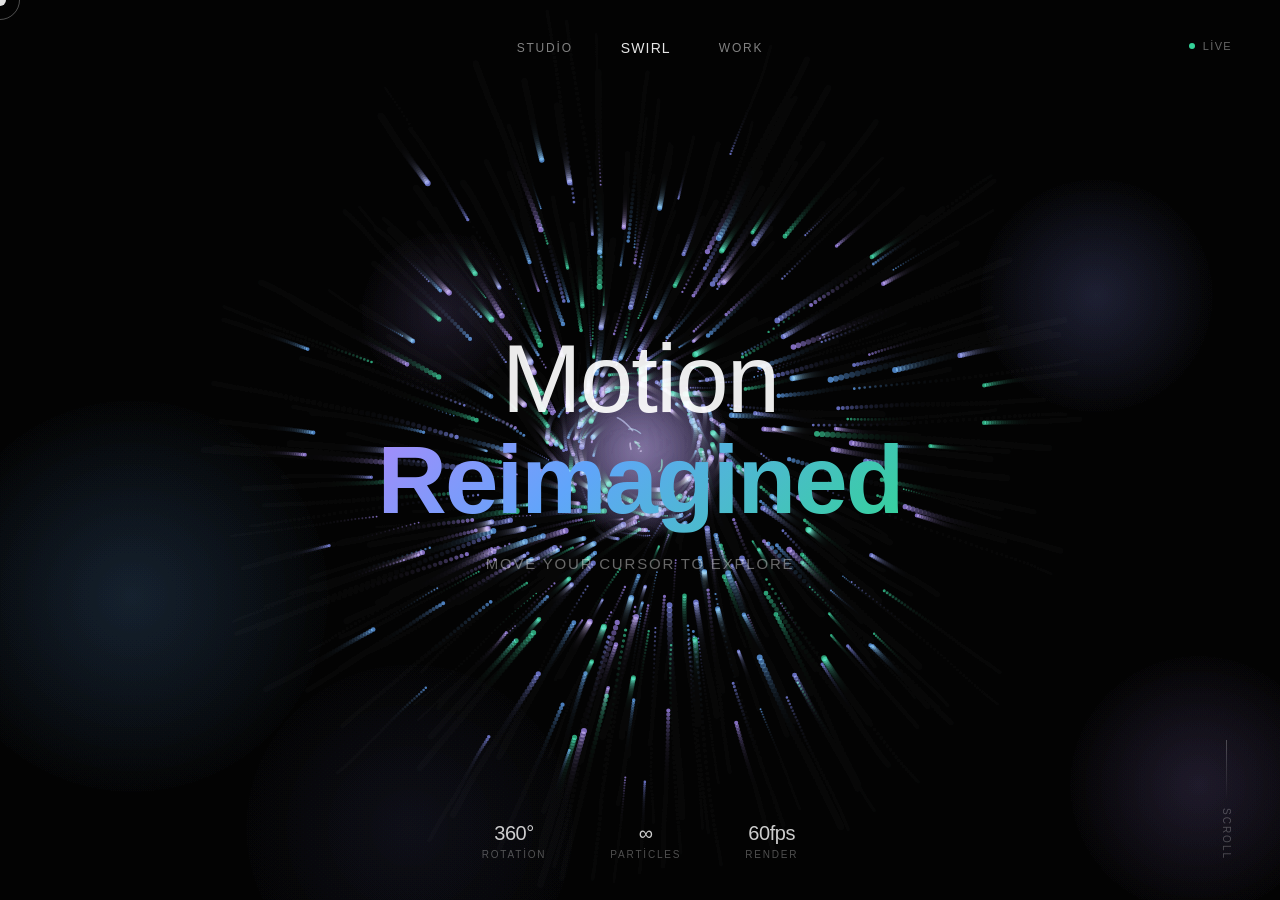
<file: swirl-animation.html>
<!DOCTYPE html>
<html lang="tr">
<head>
<meta charset="UTF-8">
<meta name="viewport" content="width=device-width, initial-scale=1.0">
<title>Swirl Animation</title>
<style>
  * { margin: 0; padding: 0; box-sizing: border-box; }

  body {
    background: #050508;
    overflow: hidden;
    font-family: 'Inter', 'Helvetica Neue', sans-serif;
    cursor: none;
  }

  canvas {
    position: fixed;
    top: 0; left: 0;
    width: 100vw; height: 100vh;
  }

  .cursor {
    position: fixed;
    width: 12px; height: 12px;
    border-radius: 50%;
    background: rgba(255,255,255,0.9);
    pointer-events: none;
    transform: translate(-50%, -50%);
    z-index: 1000;
    mix-blend-mode: difference;
    transition: transform 0.1s ease;
  }

  .cursor-ring {
    position: fixed;
    width: 40px; height: 40px;
    border-radius: 50%;
    border: 1px solid rgba(255,255,255,0.3);
    pointer-events: none;
    transform: translate(-50%, -50%);
    z-index: 999;
    transition: all 0.15s ease;
  }

  .ui {
    position: fixed;
    z-index: 100;
    pointer-events: none;
  }

  .nav {
    top: 40px; left: 50%;
    transform: translateX(-50%);
    display: flex;
    gap: 48px;
    align-items: center;
  }

  .nav span {
    color: rgba(255,255,255,0.5);
    font-size: 12px;
    letter-spacing: 0.15em;
    text-transform: uppercase;
    font-weight: 400;
  }

  .nav span.logo {
    color: rgba(255,255,255,0.9);
    font-weight: 500;
    font-size: 14px;
    letter-spacing: 0.08em;
  }

  .hero {
    top: 50%;
    left: 50%;
    transform: translate(-50%, -50%);
    text-align: center;
    pointer-events: none;
    user-select: none;
  }

  .hero h1 {
    font-size: clamp(48px, 8vw, 96px);
    font-weight: 200;
    color: rgba(255,255,255,0.92);
    letter-spacing: -0.02em;
    line-height: 1.05;
    margin-bottom: 24px;
  }

  .hero h1 strong {
    font-weight: 600;
    background: linear-gradient(135deg, #a78bfa 0%, #60a5fa 40%, #34d399 100%);
    -webkit-background-clip: text;
    -webkit-text-fill-color: transparent;
    background-clip: text;
  }

  .hero p {
    font-size: 15px;
    color: rgba(255,255,255,0.4);
    letter-spacing: 0.12em;
    text-transform: uppercase;
    font-weight: 300;
  }

  .bottom-bar {
    bottom: 40px; left: 50%;
    transform: translateX(-50%);
    display: flex;
    gap: 64px;
    align-items: center;
  }

  .bottom-bar .stat {
    text-align: center;
  }

  .bottom-bar .stat-num {
    font-size: 20px;
    font-weight: 300;
    color: rgba(255,255,255,0.8);
    display: block;
    letter-spacing: -0.02em;
  }

  .bottom-bar .stat-label {
    font-size: 10px;
    color: rgba(255,255,255,0.3);
    letter-spacing: 0.18em;
    text-transform: uppercase;
    display: block;
    margin-top: 4px;
  }

  .scroll-hint {
    bottom: 40px; right: 48px;
    display: flex;
    flex-direction: column;
    align-items: center;
    gap: 8px;
  }

  .scroll-hint span {
    font-size: 10px;
    color: rgba(255,255,255,0.25);
    letter-spacing: 0.2em;
    text-transform: uppercase;
    writing-mode: vertical-rl;
  }

  .scroll-line {
    width: 1px;
    height: 60px;
    background: linear-gradient(to bottom, rgba(255,255,255,0.25), transparent);
    animation: scrollPulse 2s ease-in-out infinite;
  }

  @keyframes scrollPulse {
    0%, 100% { opacity: 0.3; transform: scaleY(1); }
    50% { opacity: 0.8; transform: scaleY(1.1); }
  }

  .badge {
    position: fixed;
    top: 40px; right: 48px;
    z-index: 100;
    pointer-events: none;
    display: flex;
    align-items: center;
    gap: 8px;
  }

  .badge-dot {
    width: 6px; height: 6px;
    border-radius: 50%;
    background: #34d399;
    animation: pulse 2s ease-in-out infinite;
  }

  .badge span {
    font-size: 11px;
    color: rgba(255,255,255,0.4);
    letter-spacing: 0.12em;
    text-transform: uppercase;
  }

  @keyframes pulse {
    0%, 100% { opacity: 1; transform: scale(1); }
    50% { opacity: 0.5; transform: scale(0.8); }
  }
</style>
</head>
<body>

<canvas id="canvas"></canvas>

<div class="cursor" id="cursor"></div>
<div class="cursor-ring" id="cursorRing"></div>

<nav class="ui nav">
  <span>Studio</span>
  <span class="logo">SWIRL</span>
  <span>Work</span>
</nav>

<div class="ui hero">
  <h1>Motion<br><strong>Reimagined</strong></h1>
  <p>Move your cursor to explore</p>
</div>

<div class="ui bottom-bar">
  <div class="stat">
    <span class="stat-num">360°</span>
    <span class="stat-label">Rotation</span>
  </div>
  <div class="stat">
    <span class="stat-num">∞</span>
    <span class="stat-label">Particles</span>
  </div>
  <div class="stat">
    <span class="stat-num">60fps</span>
    <span class="stat-label">Render</span>
  </div>
</div>

<div class="ui scroll-hint">
  <div class="scroll-line"></div>
  <span>Scroll</span>
</div>

<div class="badge">
  <div class="badge-dot"></div>
  <span>Live</span>
</div>

<script>
const canvas = document.getElementById('canvas');
const ctx = canvas.getContext('2d', { alpha: false });
const cursor = document.getElementById('cursor');
const cursorRing = document.getElementById('cursorRing');

let W = canvas.width = window.innerWidth;
let H = canvas.height = window.innerHeight;

let mouse = { x: W / 2, y: H / 2, vx: 0, vy: 0, px: W / 2, py: H / 2 };
let targetMouse = { x: W / 2, y: H / 2 };

window.addEventListener('resize', () => {
  W = canvas.width = window.innerWidth;
  H = canvas.height = window.innerHeight;
  rebuildOrbGradients();
});

window.addEventListener('mousemove', (e) => {
  targetMouse.x = e.clientX;
  targetMouse.y = e.clientY;
  cursor.style.left = e.clientX + 'px';
  cursor.style.top = e.clientY + 'px';
  cursorRing.style.left = e.clientX + 'px';
  cursorRing.style.top = e.clientY + 'px';
});

// Palettes — hex strings pre-parsed into r,g,b for fast rendering
const palettes = [
  [[167,139,250],[129,140,248],[96,165,250],[52,211,153]],
  [[244,114,182],[192,132,252],[129,140,248],[96,165,250]],
  [[52,211,153],[96,165,250],[167,139,250],[244,114,182]],
  [[251,191,36],[244,114,182],[192,132,252],[96,165,250]],
];
const paletteHex = [
  ['#a78bfa','#818cf8','#60a5fa','#34d399'],
  ['#f472b6','#c084fc','#818cf8','#60a5fa'],
  ['#34d399','#60a5fa','#a78bfa','#f472b6'],
  ['#fbbf24','#f472b6','#c084fc','#60a5fa'],
];

let currentPalette = 0;
let paletteTimer = 0;

// ── Particles stored in flat typed arrays for cache efficiency ──
const COUNT = 600;
const px   = new Float32Array(COUNT);
const py   = new Float32Array(COUNT);
const pvx  = new Float32Array(COUNT);
const pvy  = new Float32Array(COUNT);
const plife= new Float32Array(COUNT);
const pmaxL= new Float32Array(COUNT);
const psize= new Float32Array(COUNT);
const pspd = new Float32Array(COUNT);
const palph= new Float32Array(COUNT);
const pcol = new Uint8Array(COUNT);  // colorIdx 0-3
const ppal = new Uint8Array(COUNT);  // paletteIdx

function resetParticle(i) {
  const angle = Math.random() * Math.PI * 2;
  const dist  = Math.random() * Math.min(W, H) * 0.5;
  px[i]   = W / 2 + Math.cos(angle) * dist;
  py[i]   = H / 2 + Math.sin(angle) * dist;
  pvx[i]  = 0; pvy[i] = 0;
  plife[i]= Math.random() * 0.3;
  pmaxL[i]= 0.6 + Math.random() * 0.4;
  psize[i]= 0.8 + Math.random() * 2.2;
  pspd[i] = 0.4 + Math.random() * 1.1;
  palph[i]= 0;
  pcol[i] = Math.floor(Math.random() * 4);
  ppal[i] = currentPalette;
}
for (let i = 0; i < COUNT; i++) resetParticle(i);

// ── Trails — fewer points, drawn as one smooth path ──
const TRAIL_COUNT = 10;
const MAX_PTS = 60;
const trailX   = Array.from({length: TRAIL_COUNT}, () => new Float32Array(MAX_PTS));
const trailY   = Array.from({length: TRAIL_COUNT}, () => new Float32Array(MAX_PTS));
const trailLen = new Uint8Array(TRAIL_COUNT);
const trailPtr = new Uint8Array(TRAIL_COUNT); // ring-buffer head
const trailCol = new Uint8Array(TRAIL_COUNT);
const trailPal = new Uint8Array(TRAIL_COUNT);
const trailOff = new Float32Array(TRAIL_COUNT);
const trailPhs = new Float32Array(TRAIL_COUNT);
const trailSpd = new Float32Array(TRAIL_COUNT);
const trailW   = new Float32Array(TRAIL_COUNT);
for (let i = 0; i < TRAIL_COUNT; i++) {
  trailCol[i] = Math.floor(Math.random() * 4);
  trailPal[i] = currentPalette;
  trailOff[i] = (Math.random() - 0.5) * 80;
  trailPhs[i] = Math.random() * Math.PI * 2;
  trailSpd[i] = 0.5 + Math.random() * 0.7;
  trailW[i]   = 0.6 + Math.random() * 1.2;
}

// ── Orbs — gradient cached, only recomputed on move ──
const ORB_COUNT = 5;
const orbX  = new Float32Array(ORB_COUNT);
const orbY  = new Float32Array(ORB_COUNT);
const orbR  = new Float32Array(ORB_COUNT);
const orbVx = new Float32Array(ORB_COUNT);
const orbVy = new Float32Array(ORB_COUNT);
const orbA  = new Float32Array(ORB_COUNT);
const orbCol= new Uint8Array(ORB_COUNT);
let orbGrads = [];

function rebuildOrbGradients() {
  orbGrads = [];
  for (let i = 0; i < ORB_COUNT; i++) {
    const hex = paletteHex[currentPalette][orbCol[i]];
    const g = ctx.createRadialGradient(orbX[i], orbY[i], 0, orbX[i], orbY[i], orbR[i]);
    g.addColorStop(0, hex + 'bb');
    g.addColorStop(1, hex + '00');
    orbGrads[i] = g;
  }
}
for (let i = 0; i < ORB_COUNT; i++) {
  orbX[i]  = Math.random() * W;
  orbY[i]  = Math.random() * H;
  orbR[i]  = 80 + Math.random() * 160;
  orbVx[i] = (Math.random() - 0.5) * 0.25;
  orbVy[i] = (Math.random() - 0.5) * 0.25;
  orbA[i]  = 0.025 + Math.random() * 0.05;
  orbCol[i]= Math.floor(Math.random() * 4);
}
rebuildOrbGradients();

// ── Main loop ──
let t = 0;
let orbGradDirty = false;

function animate() {
  requestAnimationFrame(animate);
  t += 0.016;

  // Smooth mouse
  mouse.px = mouse.x;
  mouse.py = mouse.y;
  mouse.x += (targetMouse.x - mouse.x) * 0.12;
  mouse.y += (targetMouse.y - mouse.y) * 0.12;

  // Palette cycle
  if (++paletteTimer > 320) {
    paletteTimer = 0;
    currentPalette = (currentPalette + 1) % palettes.length;
    for (let i = 0; i < COUNT; i++) if (Math.random() < 0.08) ppal[i] = currentPalette;
    for (let i = 0; i < TRAIL_COUNT; i++) trailPal[i] = currentPalette;
    orbGradDirty = true;
  }

  // ── Background fade (motion blur) ──
  ctx.globalCompositeOperation = 'source-over';
  ctx.globalAlpha = 1;
  ctx.fillStyle = 'rgba(5,5,8,0.20)';
  ctx.fillRect(0, 0, W, H);

  // ── Orbs ──
  ctx.globalCompositeOperation = 'screen';
  if (orbGradDirty) { rebuildOrbGradients(); orbGradDirty = false; }
  for (let i = 0; i < ORB_COUNT; i++) {
    orbX[i] += orbVx[i]; orbY[i] += orbVy[i];
    if (orbX[i] < -orbR[i]) orbX[i] = W + orbR[i];
    if (orbX[i] > W + orbR[i]) orbX[i] = -orbR[i];
    if (orbY[i] < -orbR[i]) orbY[i] = H + orbR[i];
    if (orbY[i] > H + orbR[i]) orbY[i] = -orbR[i];
    orbVx[i] *= 0.99; orbVy[i] *= 0.99;
    ctx.globalAlpha = orbA[i];
    ctx.fillStyle = orbGrads[i];
    ctx.beginPath();
    ctx.arc(orbX[i], orbY[i], orbR[i], 0, Math.PI * 2);
    ctx.fill();
  }

  // ── Trails — one path per trail, no shadowBlur ──
  ctx.globalCompositeOperation = 'screen';
  ctx.lineCap = 'round';
  ctx.lineJoin = 'round';
  for (let i = 0; i < TRAIL_COUNT; i++) {
    const angle = t * trailSpd[i] + trailPhs[i];
    const nx = mouse.x + Math.cos(angle) * trailOff[i];
    const ny = mouse.y + Math.sin(angle * 1.4) * trailOff[i];
    const ptr = trailPtr[i];
    trailX[i][ptr] = nx;
    trailY[i][ptr] = ny;
    trailPtr[i] = (ptr + 1) % MAX_PTS;
    if (trailLen[i] < MAX_PTS) trailLen[i]++;

    const len = trailLen[i];
    if (len < 4) continue;
    const color = paletteHex[trailPal[i]][trailCol[i]];
    ctx.strokeStyle = color;
    ctx.beginPath();
    // Walk ring buffer in chronological order
    const start = (trailPtr[i] - len + MAX_PTS) % MAX_PTS;
    ctx.moveTo(trailX[i][start], trailY[i][start]);
    for (let j = 1; j < len; j++) {
      const idx = (start + j) % MAX_PTS;
      ctx.lineTo(trailX[i][idx], trailY[i][idx]);
    }
    ctx.globalAlpha = 0.35;
    ctx.lineWidth = trailW[i];
    ctx.stroke();
  }

  // ── Particles — batched by color to minimise fillStyle changes ──
  ctx.globalCompositeOperation = 'screen';
  // Update all particles
  for (let i = 0; i < COUNT; i++) {
    const dx = mouse.x - px[i];
    const dy = mouse.y - py[i];
    const d2 = dx * dx + dy * dy;
    const dist = Math.sqrt(d2) + 1;
    const force = 100 / dist;
    const sa = Math.atan2(dy, dx) + 1.5708; // +PI/2
    pvx[i] += Math.cos(sa) * force * 0.07 + (Math.random() - 0.5) * 0.15;
    pvy[i] += Math.sin(sa) * force * 0.07 + (Math.random() - 0.5) * 0.15;
    pvx[i] += dx * 0.0008;
    pvy[i] += dy * 0.0008;
    pvx[i] *= 0.95; pvy[i] *= 0.95;
    px[i] += pvx[i] * pspd[i];
    py[i] += pvy[i] * pspd[i];
    plife[i] += 0.005;
    if (plife[i] > pmaxL[i]) {
      palph[i] -= 0.04;
      if (palph[i] <= 0) resetParticle(i);
    } else {
      palph[i] = Math.min(palph[i] + 0.025, 0.75);
    }
    if (px[i] < -80 || px[i] > W + 80 || py[i] < -80 || py[i] > H + 80) resetParticle(i);
  }

  // Draw — batch by (palette, colorIdx) — only 4 fillStyle calls per palette
  const TWO_PI = Math.PI * 2;
  for (let c = 0; c < 4; c++) {
    const [r,g,b] = palettes[currentPalette][c];
    ctx.fillStyle = `rgb(${r},${g},${b})`;
    ctx.beginPath();
    for (let i = 0; i < COUNT; i++) {
      if (pcol[i] !== c || palph[i] <= 0) continue;
      ctx.globalAlpha = palph[i];
      ctx.moveTo(px[i] + psize[i], py[i]);
      ctx.arc(px[i], py[i], psize[i], 0, TWO_PI);
    }
    ctx.fill();
  }

  // ── Mouse glow ──
  ctx.globalCompositeOperation = 'screen';
  const pal = palettes[currentPalette];
  const [mr,mg,mb] = pal[0];
  const mGrad = ctx.createRadialGradient(mouse.x, mouse.y, 0, mouse.x, mouse.y, 90);
  mGrad.addColorStop(0, `rgba(${mr},${mg},${mb},0.25)`);
  mGrad.addColorStop(1, `rgba(${mr},${mg},${mb},0)`);
  ctx.globalAlpha = 1;
  ctx.fillStyle = mGrad;
  ctx.beginPath();
  ctx.arc(mouse.x, mouse.y, 90, 0, Math.PI * 2);
  ctx.fill();

  ctx.globalCompositeOperation = 'source-over';
  ctx.globalAlpha = 1;
}

window.addEventListener('touchmove', (e) => {
  e.preventDefault();
  targetMouse.x = e.touches[0].clientX;
  targetMouse.y = e.touches[0].clientY;
}, { passive: false });

animate();
</script>
</body>
</html>
</file>
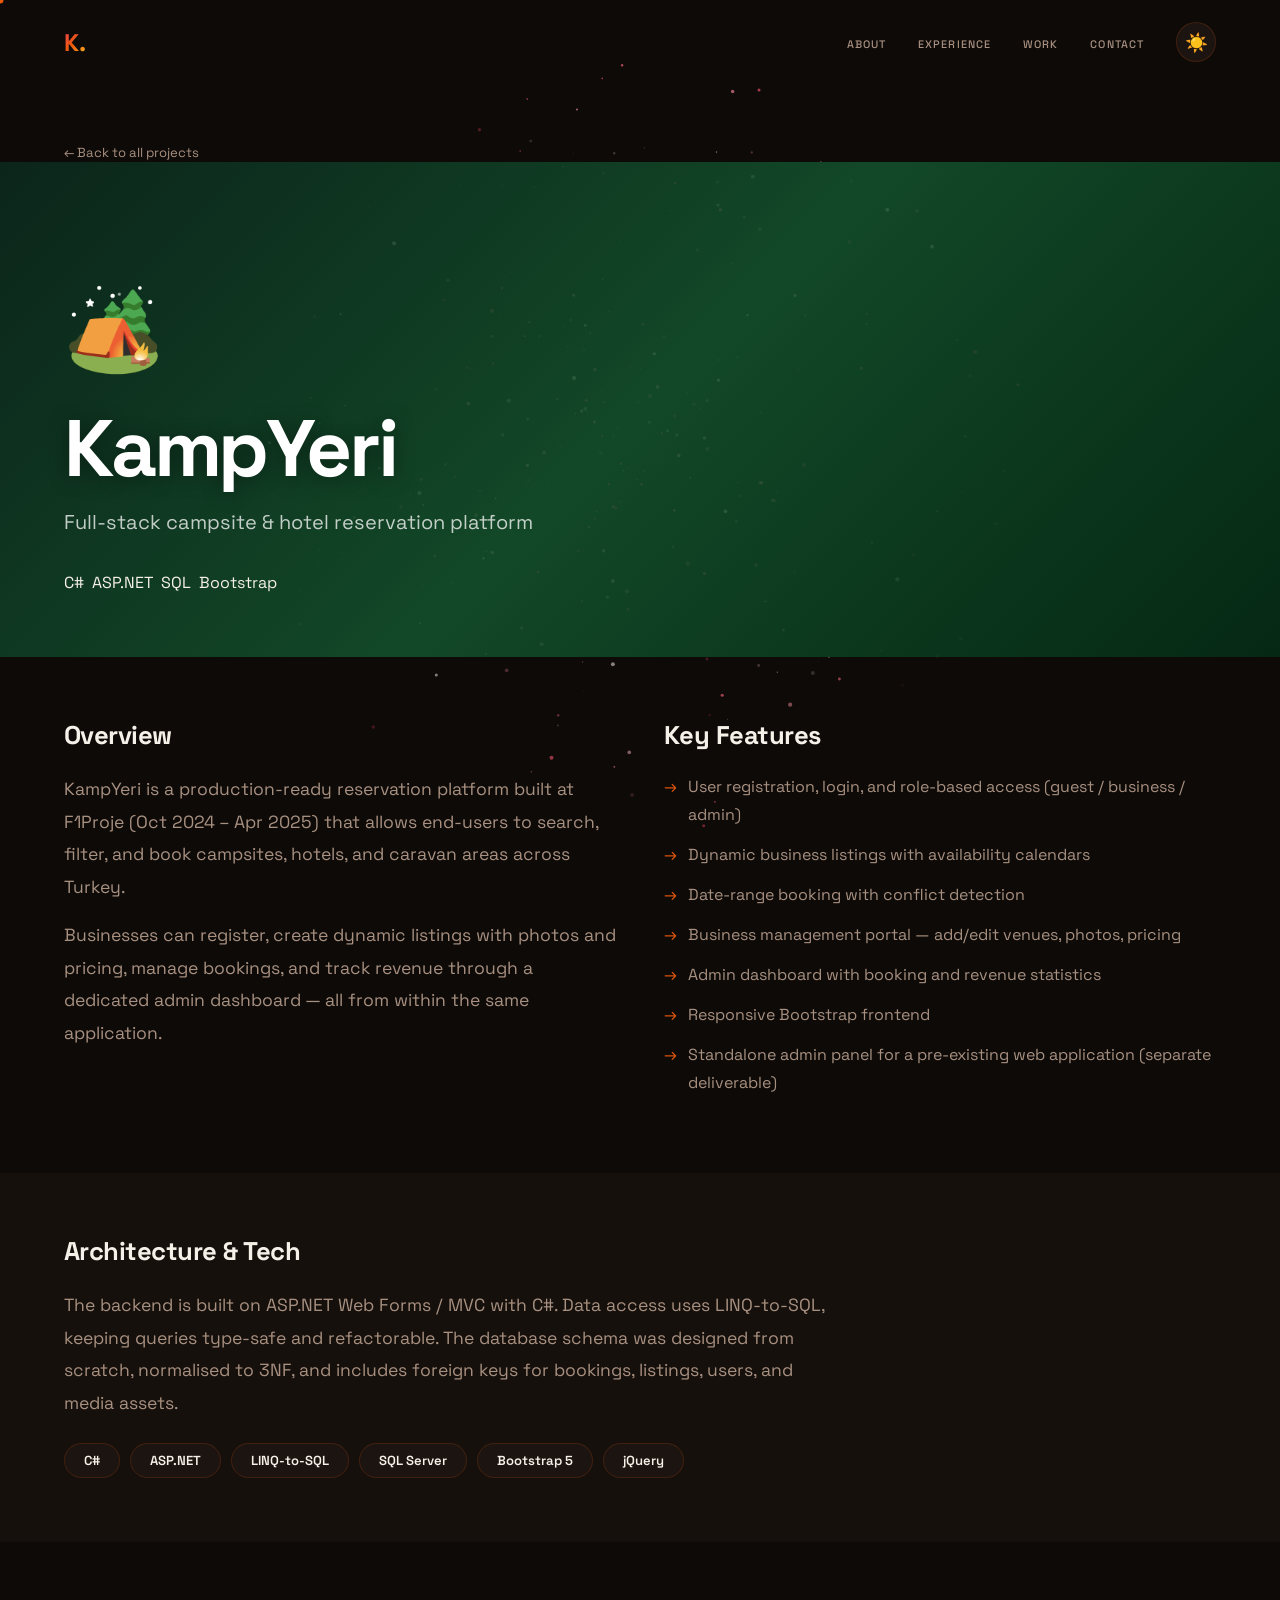
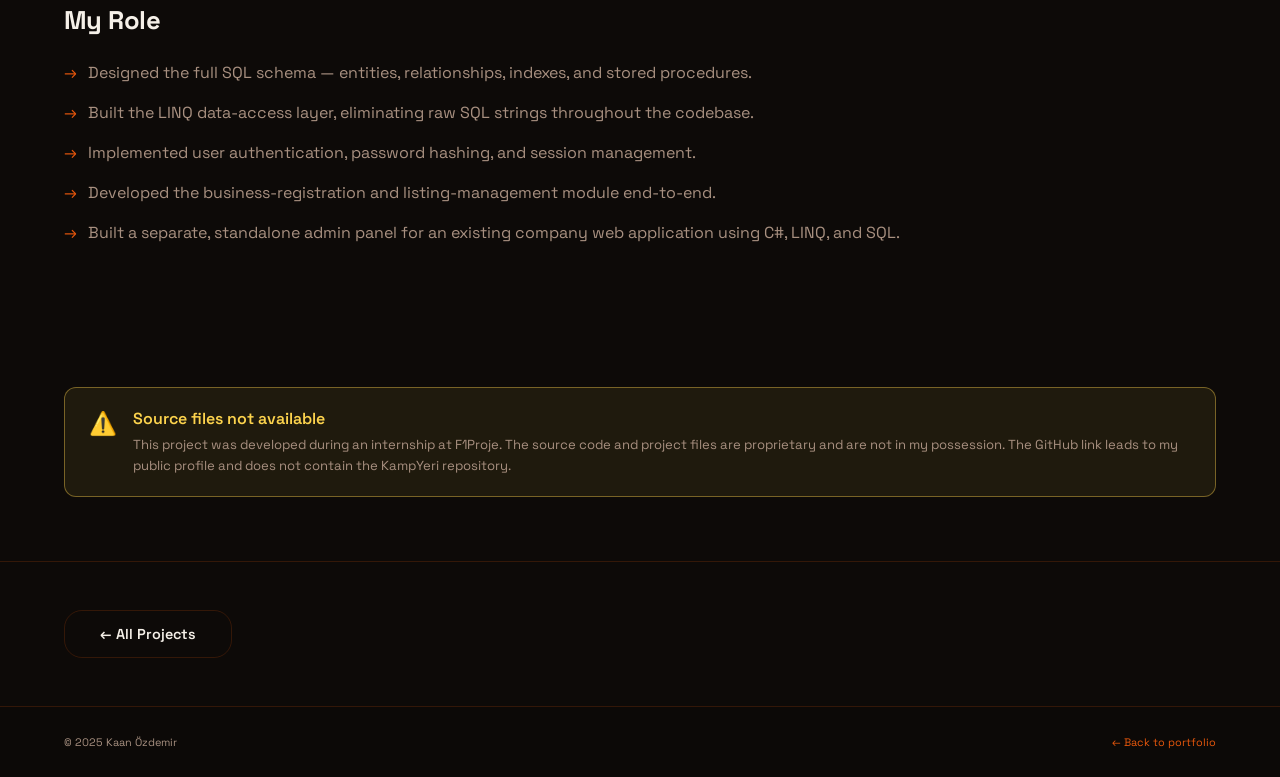
<file: projects/kampyeri.html>
<!DOCTYPE html>
<html lang="en" data-theme="dark">
<head>
<meta charset="UTF-8">
<meta name="viewport" content="width=device-width, initial-scale=1.0">
<title>KampYeri — Kaan Özdemir</title>
<meta name="description" content="Full-stack reservation platform for campsites, hotels, and caravan areas built with ASP.NET, C#, SQL, and Bootstrap.">
<link href="https://fonts.googleapis.com/css2?family=Space+Grotesk:wght@300;400;500;600;700&family=Playfair+Display:ital,wght@1,700&display=swap" rel="stylesheet">
<link rel="stylesheet" href="../assets/css/00-reset.css">
<link rel="stylesheet" href="../assets/css/01-tokens.css">
<link rel="stylesheet" href="../assets/css/02-themes.css">
<link rel="stylesheet" href="../assets/css/03-base.css">
<link rel="stylesheet" href="../assets/css/04-layout.css">
<link rel="stylesheet" href="../assets/css/05-cursor.css">
<link rel="stylesheet" href="../assets/css/06-animations.css">
<link rel="stylesheet" href="../assets/css/components/navbar.css">
<link rel="stylesheet" href="../assets/css/components/button.css">
<link rel="stylesheet" href="../assets/css/components/footer.css">
<link rel="stylesheet" href="../assets/css/pages/project-detail.css">
<style>
  body { cursor: none; }
  .pd-hero-bg { background: linear-gradient(135deg,#0c2a1e,#14532d,#052e16); }
</style>
</head>
<body>
<canvas id="swirl-canvas"></canvas>
<div class="cur-dot" id="cdot"></div>
<div class="cur-ring" id="cring"></div>

<nav class="navbar" id="navbar">
  <a href="../index.html" class="logo">K.</a>
  <div class="nav-right">
    <ul class="nav-links">
      <li><a href="../index.html#about">About</a></li>
      <li><a href="../index.html#experience">Experience</a></li>
      <li><a href="../index.html#projects">Work</a></li>
      <li><a href="../index.html#contact">Contact</a></li>
    </ul>
    <button class="ttog" id="ttog" aria-label="Toggle theme">☀️</button>
  </div>
</nav>

<main class="proj-detail">
  <a href="../index.html#projects" class="pd-back rv">← Back to all projects</a>

  <div class="pd-hero rv">
    <div class="pd-hero-bg"></div>
    <div class="pd-hero-content">
      <span class="pd-emoji">🏕️</span>
      <h1 class="pd-title">KampYeri</h1>
      <p class="pd-subtitle">Full-stack campsite & hotel reservation platform</p>
      <div class="pd-tags">
        <span class="tag tv">C#</span>
        <span class="tag tc">ASP.NET</span>
        <span class="tag ta">SQL</span>
        <span class="tag tg">Bootstrap</span>
      </div>
    </div>
  </div>

  <section class="pd-section rv">
    <div class="pd-grid">
      <div>
        <h2 class="pd-section-title">Overview</h2>
        <p class="pd-text">
          KampYeri is a production-ready reservation platform built at F1Proje
          (Oct 2024 – Apr 2025) that allows end-users to search, filter, and book
          campsites, hotels, and caravan areas across Turkey.
        </p>
        <p class="pd-text" style="margin-top:1rem">
          Businesses can register, create dynamic listings with photos and pricing,
          manage bookings, and track revenue through a dedicated admin dashboard —
          all from within the same application.
        </p>
      </div>
      <div>
        <h2 class="pd-section-title">Key Features</h2>
        <ul class="pd-bullets">
          <li>User registration, login, and role-based access (guest / business / admin)</li>
          <li>Dynamic business listings with availability calendars</li>
          <li>Date-range booking with conflict detection</li>
          <li>Business management portal — add/edit venues, photos, pricing</li>
          <li>Admin dashboard with booking and revenue statistics</li>
          <li>Responsive Bootstrap frontend</li>
          <li>Standalone admin panel for a pre-existing web application (separate deliverable)</li>
        </ul>
      </div>
    </div>
  </section>

  <section class="pd-section rv" style="background:color-mix(in srgb,var(--surface) 60%,transparent)">
    <h2 class="pd-section-title">Architecture & Tech</h2>
    <p class="pd-text">
      The backend is built on ASP.NET Web Forms / MVC with C#. Data access uses
      LINQ-to-SQL, keeping queries type-safe and refactorable. The database schema
      was designed from scratch, normalised to 3NF, and includes foreign keys for
      bookings, listings, users, and media assets.
    </p>
    <div class="pd-stack">
      <span class="pd-chip">C#</span>
      <span class="pd-chip">ASP.NET</span>
      <span class="pd-chip">LINQ-to-SQL</span>
      <span class="pd-chip">SQL Server</span>
      <span class="pd-chip">Bootstrap 5</span>
      <span class="pd-chip">jQuery</span>
    </div>
  </section>

  <section class="pd-section rv">
    <h2 class="pd-section-title">My Role</h2>
    <ul class="pd-bullets">
      <li>Designed the full SQL schema — entities, relationships, indexes, and stored procedures.</li>
      <li>Built the LINQ data-access layer, eliminating raw SQL strings throughout the codebase.</li>
      <li>Implemented user authentication, password hashing, and session management.</li>
      <li>Developed the business-registration and listing-management module end-to-end.</li>
      <li>Built a separate, standalone admin panel for an existing company web application using C#, LINQ, and SQL.</li>
    </ul>
  </section>

  <!-- No files notice -->
  <section class="pd-section rv">
    <div style="display:flex;align-items:flex-start;gap:1rem;padding:1.25rem 1.5rem;border-radius:12px;border:1px solid color-mix(in srgb,var(--amber-l) 40%,transparent);background:color-mix(in srgb,var(--amber-l) 8%,transparent);">
      <span style="font-size:1.4rem;flex-shrink:0;margin-top:.1rem">⚠️</span>
      <div>
        <div style="font-weight:600;color:var(--amber-l);margin-bottom:.35rem">Source files not available</div>
        <p style="color:var(--muted);font-size:var(--fs-sm);line-height:1.6;margin:0">
          This project was developed during an internship at F1Proje. The source code and project
          files are proprietary and are not in my possession. The GitHub link leads to my public profile
          and does not contain the KampYeri repository.
        </p>
      </div>
    </div>
  </section>

  <div class="pd-links rv">
    <a href="../index.html#projects" class="btn btn--ghost">← All Projects</a>
  </div>
</main>

<footer class="site-footer">
  <span>© 2025 Kaan Özdemir</span>
  <span><a href="../index.html">← Back to portfolio</a></span>
</footer>

<script type="module">
  import { initTheme }       from '../assets/js/theme-toggle.js';
  import { initCursor }      from '../assets/js/cursor.js';
  import { initScrollReveal } from '../assets/js/scroll-reveal.js';
  import { initNavScroll }   from '../assets/js/nav-scroll.js';
  import { initSwirlCanvas } from '../assets/js/canvas-bg.js';
  document.addEventListener('DOMContentLoaded', () => {
    initTheme(); initCursor(); initScrollReveal(); initNavScroll(); initSwirlCanvas();
  });
</script>
</body>
</html>
</file>
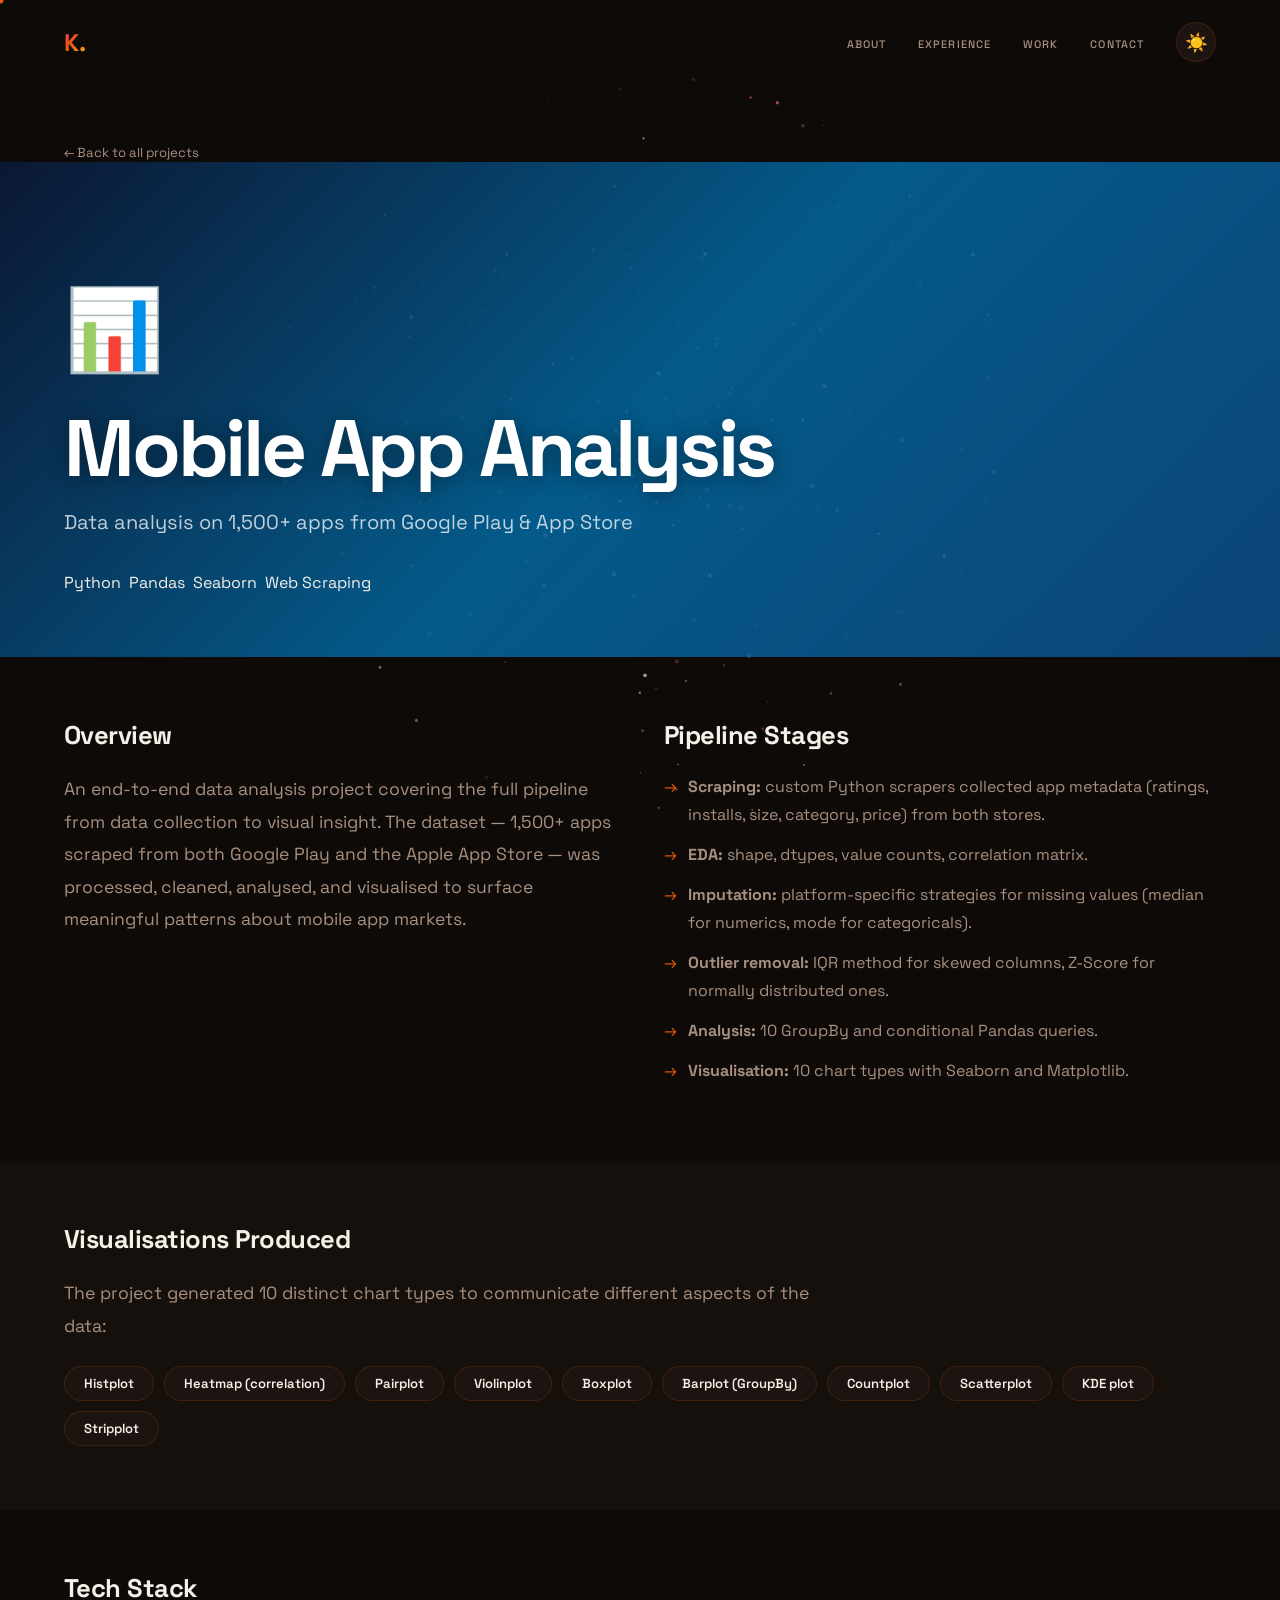
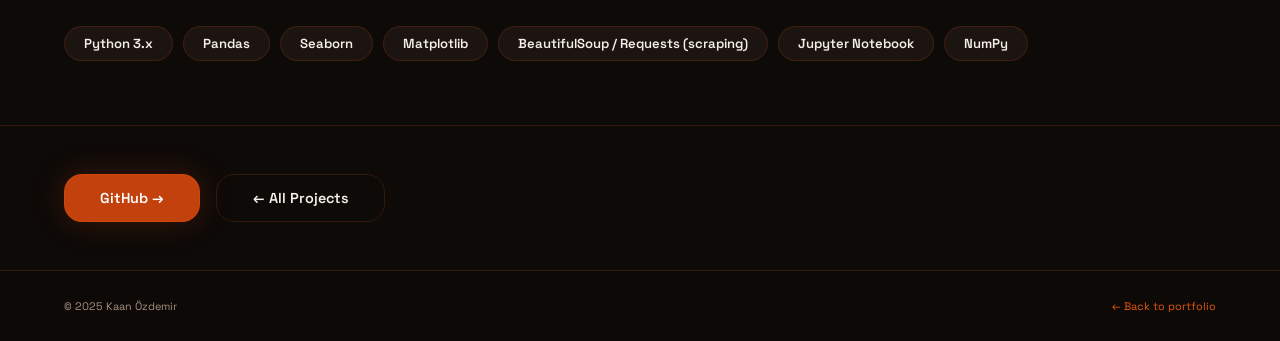
<file: projects/mobile-app-analysis.html>
<!DOCTYPE html>
<html lang="en" data-theme="dark">
<head>
<meta charset="UTF-8">
<meta name="viewport" content="width=device-width, initial-scale=1.0">
<title>Mobile App Analysis — Kaan Özdemir</title>
<meta name="description" content="End-to-end data analysis on a 1,500+ app dataset from Google Play and Apple App Store using Python, Pandas, and Seaborn.">
<link href="https://fonts.googleapis.com/css2?family=Space+Grotesk:wght@300;400;500;600;700&family=Playfair+Display:ital,wght@1,700&display=swap" rel="stylesheet">
<link rel="stylesheet" href="../assets/css/00-reset.css">
<link rel="stylesheet" href="../assets/css/01-tokens.css">
<link rel="stylesheet" href="../assets/css/02-themes.css">
<link rel="stylesheet" href="../assets/css/03-base.css">
<link rel="stylesheet" href="../assets/css/04-layout.css">
<link rel="stylesheet" href="../assets/css/05-cursor.css">
<link rel="stylesheet" href="../assets/css/06-animations.css">
<link rel="stylesheet" href="../assets/css/components/navbar.css">
<link rel="stylesheet" href="../assets/css/components/button.css">
<link rel="stylesheet" href="../assets/css/components/footer.css">
<link rel="stylesheet" href="../assets/css/pages/project-detail.css">
<style>
  body { cursor: none; }
  .pd-hero-bg { background: linear-gradient(135deg,#0c1a3a,#0369a1,#0e4f8a); }
</style>
</head>
<body>
<canvas id="swirl-canvas"></canvas>
<div class="cur-dot" id="cdot"></div>
<div class="cur-ring" id="cring"></div>

<nav class="navbar" id="navbar">
  <a href="../index.html" class="logo">K.</a>
  <div class="nav-right">
    <ul class="nav-links">
      <li><a href="../index.html#about">About</a></li>
      <li><a href="../index.html#experience">Experience</a></li>
      <li><a href="../index.html#projects">Work</a></li>
      <li><a href="../index.html#contact">Contact</a></li>
    </ul>
    <button class="ttog" id="ttog" aria-label="Toggle theme">☀️</button>
  </div>
</nav>

<main class="proj-detail">
  <a href="../index.html#projects" class="pd-back rv">← Back to all projects</a>

  <div class="pd-hero rv">
    <div class="pd-hero-bg"></div>
    <div class="pd-hero-content">
      <span class="pd-emoji">📊</span>
      <h1 class="pd-title">Mobile App Analysis</h1>
      <p class="pd-subtitle">Data analysis on 1,500+ apps from Google Play & App Store</p>
      <div class="pd-tags">
        <span class="tag ta">Python</span>
        <span class="tag tv">Pandas</span>
        <span class="tag tc">Seaborn</span>
        <span class="tag tg">Web Scraping</span>
      </div>
    </div>
  </div>

  <section class="pd-section rv">
    <div class="pd-grid">
      <div>
        <h2 class="pd-section-title">Overview</h2>
        <p class="pd-text">
          An end-to-end data analysis project covering the full pipeline from
          data collection to visual insight. The dataset — 1,500+ apps scraped
          from both Google Play and the Apple App Store — was processed, cleaned,
          analysed, and visualised to surface meaningful patterns about mobile
          app markets.
        </p>
      </div>
      <div>
        <h2 class="pd-section-title">Pipeline Stages</h2>
        <ul class="pd-bullets">
          <li><strong>Scraping:</strong> custom Python scrapers collected app metadata (ratings, installs, size, category, price) from both stores.</li>
          <li><strong>EDA:</strong> shape, dtypes, value counts, correlation matrix.</li>
          <li><strong>Imputation:</strong> platform-specific strategies for missing values (median for numerics, mode for categoricals).</li>
          <li><strong>Outlier removal:</strong> IQR method for skewed columns, Z-Score for normally distributed ones.</li>
          <li><strong>Analysis:</strong> 10 GroupBy and conditional Pandas queries.</li>
          <li><strong>Visualisation:</strong> 10 chart types with Seaborn and Matplotlib.</li>
        </ul>
      </div>
    </div>
  </section>

  <section class="pd-section rv" style="background:color-mix(in srgb,var(--surface) 60%,transparent)">
    <h2 class="pd-section-title">Visualisations Produced</h2>
    <p class="pd-text">The project generated 10 distinct chart types to communicate different aspects of the data:</p>
    <div class="pd-stack" style="margin-top:1.5rem">
      <span class="pd-chip">Histplot</span>
      <span class="pd-chip">Heatmap (correlation)</span>
      <span class="pd-chip">Pairplot</span>
      <span class="pd-chip">Violinplot</span>
      <span class="pd-chip">Boxplot</span>
      <span class="pd-chip">Barplot (GroupBy)</span>
      <span class="pd-chip">Countplot</span>
      <span class="pd-chip">Scatterplot</span>
      <span class="pd-chip">KDE plot</span>
      <span class="pd-chip">Stripplot</span>
    </div>
  </section>

  <section class="pd-section rv">
    <h2 class="pd-section-title">Tech Stack</h2>
    <div class="pd-stack">
      <span class="pd-chip">Python 3.x</span>
      <span class="pd-chip">Pandas</span>
      <span class="pd-chip">Seaborn</span>
      <span class="pd-chip">Matplotlib</span>
      <span class="pd-chip">BeautifulSoup / Requests (scraping)</span>
      <span class="pd-chip">Jupyter Notebook</span>
      <span class="pd-chip">NumPy</span>
    </div>
  </section>

  <div class="pd-links rv">
    <a href="https://github.com/Kozdemir03" target="_blank" rel="noopener" class="btn btn--primary">GitHub →</a>
    <a href="../index.html#projects" class="btn btn--ghost">← All Projects</a>
  </div>
</main>

<footer class="site-footer">
  <span>© 2025 Kaan Özdemir</span>
  <span><a href="../index.html">← Back to portfolio</a></span>
</footer>

<script type="module">
  import { initTheme }       from '../assets/js/theme-toggle.js';
  import { initCursor }      from '../assets/js/cursor.js';
  import { initScrollReveal } from '../assets/js/scroll-reveal.js';
  import { initNavScroll }   from '../assets/js/nav-scroll.js';
  import { initSwirlCanvas } from '../assets/js/canvas-bg.js';
  document.addEventListener('DOMContentLoaded', () => {
    initTheme(); initCursor(); initScrollReveal(); initNavScroll(); initSwirlCanvas();
  });
</script>
</body>
</html>
</file>
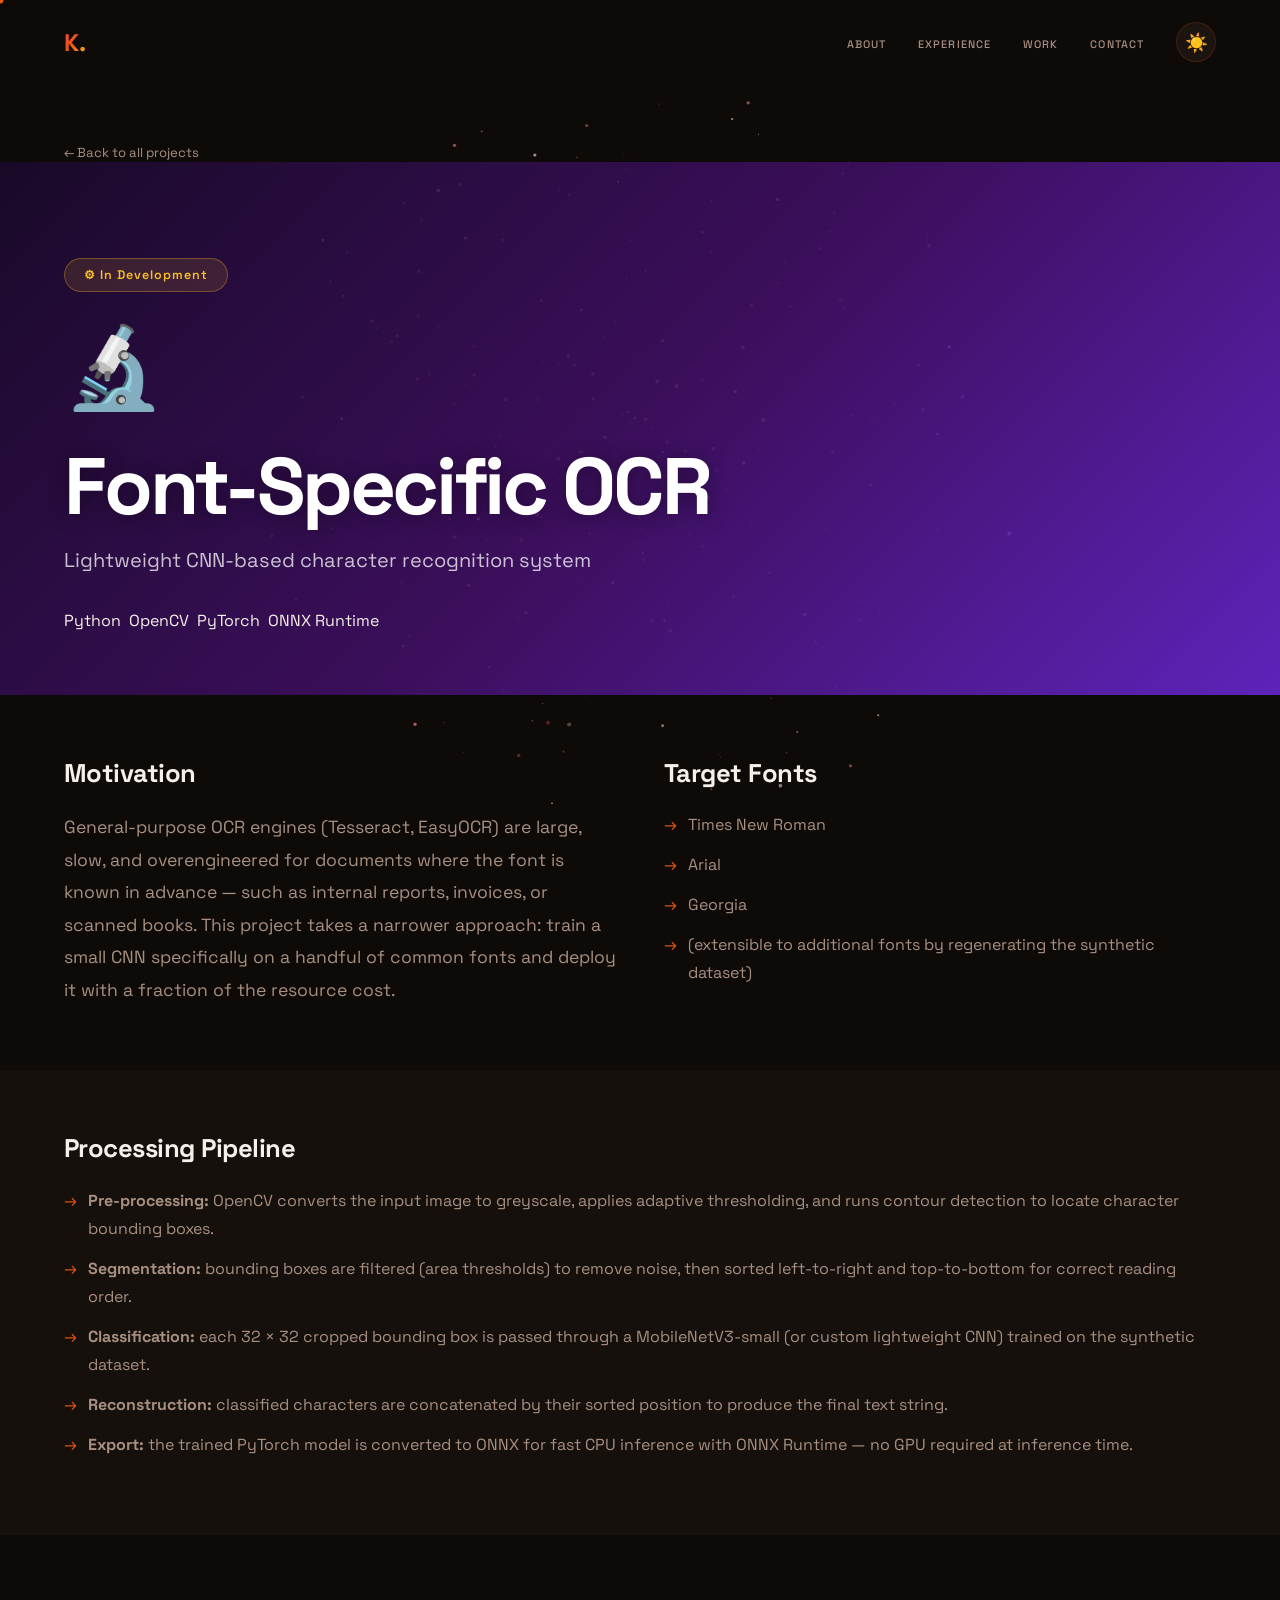
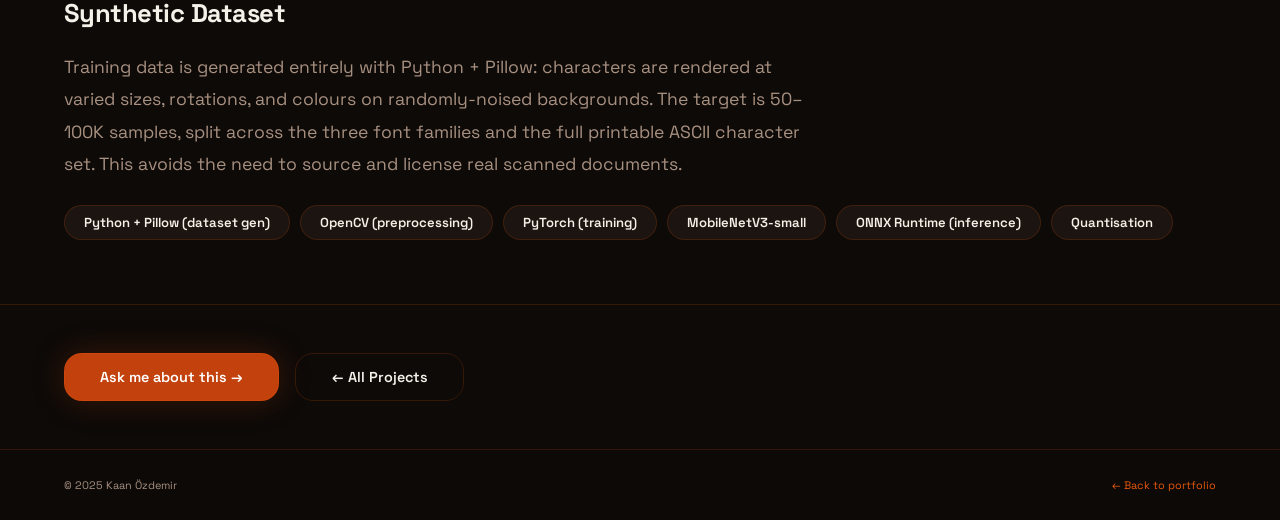
<file: projects/ocr-system.html>
<!DOCTYPE html>
<html lang="en" data-theme="dark">
<head>
<meta charset="UTF-8">
<meta name="viewport" content="width=device-width, initial-scale=1.0">
<title>Font-Specific OCR — Kaan Özdemir</title>
<meta name="description" content="Lightweight CNN-based OCR system targeting specific fonts using Python, OpenCV, PyTorch, and ONNX Runtime.">
<link href="https://fonts.googleapis.com/css2?family=Space+Grotesk:wght@300;400;500;600;700&family=Playfair+Display:ital,wght@1,700&display=swap" rel="stylesheet">
<link rel="stylesheet" href="../assets/css/00-reset.css">
<link rel="stylesheet" href="../assets/css/01-tokens.css">
<link rel="stylesheet" href="../assets/css/02-themes.css">
<link rel="stylesheet" href="../assets/css/03-base.css">
<link rel="stylesheet" href="../assets/css/04-layout.css">
<link rel="stylesheet" href="../assets/css/05-cursor.css">
<link rel="stylesheet" href="../assets/css/06-animations.css">
<link rel="stylesheet" href="../assets/css/components/navbar.css">
<link rel="stylesheet" href="../assets/css/components/button.css">
<link rel="stylesheet" href="../assets/css/components/footer.css">
<link rel="stylesheet" href="../assets/css/pages/project-detail.css">
<style>
  body { cursor: none; }
  .pd-hero-bg { background: linear-gradient(135deg,#1c0a2e,#44106a,#6d28d9); }
  .dev-notice {
    display: inline-flex; align-items: center; gap: .5rem;
    background: color-mix(in srgb, var(--amber) 12%, transparent);
    border: 1px solid color-mix(in srgb, var(--amber) 30%, transparent);
    color: var(--amber);
    padding: .5rem 1.2rem; border-radius: 99px;
    font-size: .78rem; font-weight: 600; letter-spacing: .08em;
    margin-bottom: 1.5rem;
  }
</style>
</head>
<body>
<canvas id="swirl-canvas"></canvas>
<div class="cur-dot" id="cdot"></div>
<div class="cur-ring" id="cring"></div>

<nav class="navbar" id="navbar">
  <a href="../index.html" class="logo">K.</a>
  <div class="nav-right">
    <ul class="nav-links">
      <li><a href="../index.html#about">About</a></li>
      <li><a href="../index.html#experience">Experience</a></li>
      <li><a href="../index.html#projects">Work</a></li>
      <li><a href="../index.html#contact">Contact</a></li>
    </ul>
    <button class="ttog" id="ttog" aria-label="Toggle theme">☀️</button>
  </div>
</nav>

<main class="proj-detail">
  <a href="../index.html#projects" class="pd-back rv">← Back to all projects</a>

  <div class="pd-hero rv">
    <div class="pd-hero-bg"></div>
    <div class="pd-hero-content">
      <div class="dev-notice">⚙ In Development</div>
      <span class="pd-emoji">🔬</span>
      <h1 class="pd-title">Font-Specific OCR</h1>
      <p class="pd-subtitle">Lightweight CNN-based character recognition system</p>
      <div class="pd-tags">
        <span class="tag ta">Python</span>
        <span class="tag tc">OpenCV</span>
        <span class="tag tv">PyTorch</span>
        <span class="tag tr">ONNX Runtime</span>
      </div>
    </div>
  </div>

  <section class="pd-section rv">
    <div class="pd-grid">
      <div>
        <h2 class="pd-section-title">Motivation</h2>
        <p class="pd-text">
          General-purpose OCR engines (Tesseract, EasyOCR) are large, slow, and
          overengineered for documents where the font is known in advance — such
          as internal reports, invoices, or scanned books. This project takes a
          narrower approach: train a small CNN specifically on a handful of common
          fonts and deploy it with a fraction of the resource cost.
        </p>
      </div>
      <div>
        <h2 class="pd-section-title">Target Fonts</h2>
        <ul class="pd-bullets">
          <li>Times New Roman</li>
          <li>Arial</li>
          <li>Georgia</li>
          <li>(extensible to additional fonts by regenerating the synthetic dataset)</li>
        </ul>
      </div>
    </div>
  </section>

  <section class="pd-section rv" style="background:color-mix(in srgb,var(--surface) 60%,transparent)">
    <h2 class="pd-section-title">Processing Pipeline</h2>
    <ul class="pd-bullets">
      <li><strong>Pre-processing:</strong> OpenCV converts the input image to greyscale, applies adaptive thresholding, and runs contour detection to locate character bounding boxes.</li>
      <li><strong>Segmentation:</strong> bounding boxes are filtered (area thresholds) to remove noise, then sorted left-to-right and top-to-bottom for correct reading order.</li>
      <li><strong>Classification:</strong> each 32 × 32 cropped bounding box is passed through a MobileNetV3-small (or custom lightweight CNN) trained on the synthetic dataset.</li>
      <li><strong>Reconstruction:</strong> classified characters are concatenated by their sorted position to produce the final text string.</li>
      <li><strong>Export:</strong> the trained PyTorch model is converted to ONNX for fast CPU inference with ONNX Runtime — no GPU required at inference time.</li>
    </ul>
  </section>

  <section class="pd-section rv">
    <h2 class="pd-section-title">Synthetic Dataset</h2>
    <p class="pd-text">
      Training data is generated entirely with Python + Pillow: characters are
      rendered at varied sizes, rotations, and colours on randomly-noised
      backgrounds. The target is 50–100K samples, split across the three font
      families and the full printable ASCII character set. This avoids the need
      to source and license real scanned documents.
    </p>
    <div class="pd-stack">
      <span class="pd-chip">Python + Pillow (dataset gen)</span>
      <span class="pd-chip">OpenCV (preprocessing)</span>
      <span class="pd-chip">PyTorch (training)</span>
      <span class="pd-chip">MobileNetV3-small</span>
      <span class="pd-chip">ONNX Runtime (inference)</span>
      <span class="pd-chip">Quantisation</span>
    </div>
  </section>

  <div class="pd-links rv">
    <a href="../index.html#contact" class="btn btn--primary">Ask me about this →</a>
    <a href="../index.html#projects" class="btn btn--ghost">← All Projects</a>
  </div>
</main>

<footer class="site-footer">
  <span>© 2025 Kaan Özdemir</span>
  <span><a href="../index.html">← Back to portfolio</a></span>
</footer>

<script type="module">
  import { initTheme }       from '../assets/js/theme-toggle.js';
  import { initCursor }      from '../assets/js/cursor.js';
  import { initScrollReveal } from '../assets/js/scroll-reveal.js';
  import { initNavScroll }   from '../assets/js/nav-scroll.js';
  import { initSwirlCanvas } from '../assets/js/canvas-bg.js';
  document.addEventListener('DOMContentLoaded', () => {
    initTheme(); initCursor(); initScrollReveal(); initNavScroll(); initSwirlCanvas();
  });
</script>
</body>
</html>
</file>
<file: assets/css/01-tokens.css>
/* ── DESIGN TOKENS ───────────────────────── */
:root {
  /* Fonts */
  --f-sans:    'Space Grotesk', sans-serif;
  --f-display: 'Playfair Display', serif;

  /* Font sizes */
  --fs-xs:   0.68rem;
  --fs-sm:   0.82rem;
  --fs-base: 1rem;
  --fs-lg:   1.1rem;
  --fs-xl:   1.25rem;
  --fs-2xl:  1.6rem;

  /* Spacing (8-pt scale) */
  --sp-1:  4px;
  --sp-2:  8px;
  --sp-3:  12px;
  --sp-4:  16px;
  --sp-6:  24px;
  --sp-8:  32px;
  --sp-12: 48px;
  --sp-16: 64px;
  --sp-24: 96px;

  /* Radius */
  --r-sm:   10px;
  --r-md:   18px;
  --r-lg:   24px;
  --r-xl:   32px;
  --r-full: 9999px;

  /* Transitions */
  --tr-fast: 150ms ease;
  --tr-base: 250ms ease;
  --tr-slow: 450ms ease;

  /* Z-index layers */
  --z-bg:     0;
  --z-content:10;
  --z-nav:    100;
  --z-cursor: 9999;
}
</file>
<file: assets/css/02-themes.css>
/* ── THEMES ──────────────────────────────── */
:root,
[data-theme="light"] {
  --bg:       #faf8f3;
  --surface:  #eee8da;
  --surface2: #e4ddd0;
  --card:     #f4f0e8;
  --accent:   #5b21b6;
  --accent-l: #7c3aed;
  --accent2:  #c2410c;
  --accent2-l:#ea580c;
  --amber:    #b45309;
  --amber-l:  #d97706;
  --text:     #1c1917;
  --muted:    #78716c;
  --border:   rgba(91,33,182,.14);
  --border-h: rgba(91,33,182,.38);
  --grad:     linear-gradient(135deg,#7c3aed,#ea580c,#d97706);
  --nav-blur: rgba(250,248,243,.92);
  --shadow:   0 4px 24px rgba(0,0,0,.06);
  --sh-lg:    0 12px 48px rgba(0,0,0,.10);
  /* Swirl palette RGB triplets */
  --pa: 96,165,250;
  --pb: 251,146,60;
}

[data-theme="dark"] {
  --bg:       #0d0a08;
  --surface:  #1c1410;
  --surface2: #261e17;
  --card:     #1f1812;
  --accent:   #c2410c;
  --accent-l: #ea580c;
  --accent2:  #9f1239;
  --accent2-l:#f43f5e;
  --amber:    #fbbf24;
  --amber-l:  #fcd34d;
  --text:     #f5f0e8;
  --muted:    #a89080;
  --border:   rgba(234,88,12,.18);
  --border-h: rgba(234,88,12,.48);
  --grad:     linear-gradient(135deg,#f43f5e,#ea580c,#fbbf24);
  --nav-blur: rgba(13,10,8,.9);
  --shadow:   0 4px 24px rgba(0,0,0,.35);
  --sh-lg:    0 12px 48px rgba(0,0,0,.5);
  --pa: 245,240,232;
  --pb: 244,63,94;
}
</file>
<file: assets/css/03-base.css>
/* ── BASE ─────────────────────────────────── */
body {
  font-family: var(--f-sans);
  background: var(--bg);
  color: var(--text);
  cursor: none;
  overflow-x: hidden;
  transition: background var(--tr-slow), color var(--tr-slow);
}

h1,h2,h3,h4 {
  line-height: 1.1;
  letter-spacing: -.02em;
}

p { line-height: 1.8; }

/* Gradient text utility */
.gtxt {
  background: var(--grad);
  -webkit-background-clip: text;
  -webkit-text-fill-color: transparent;
  background-clip: text;
  background-size: 200%;
  animation: gsh 6s ease infinite;
}
@keyframes gsh {
  0%,100% { background-position: 0% 50% }
  50%      { background-position: 100% 50% }
}

/* Eyebrow label */
.eyebrow {
  display: flex;
  align-items: center;
  gap: 1rem;
  font-size: var(--fs-xs);
  letter-spacing: .2em;
  text-transform: uppercase;
  color: var(--accent-l);
  font-weight: 600;
  transition: color var(--tr-slow);
}
.eyebrow::before {
  content: '';
  width: 36px;
  height: 1px;
  background: linear-gradient(to right, var(--accent-l), transparent);
}

/* Section title */
.sec-title {
  font-size: clamp(2rem, 5vw, 3.5rem);
  font-weight: 700;
  letter-spacing: -.03em;
  line-height: 1.08;
  margin-bottom: 1rem;
}

/* Accent line */
.aline {
  width: 56px;
  height: 3px;
  background: linear-gradient(to right, var(--accent), var(--accent2));
  border-radius: var(--r-full);
  margin-bottom: 3.5rem;
  transition: background var(--tr-slow);
}

/* Scroll reveal */
.rv {
  opacity: 0;
  transform: translateY(36px);
  transition: opacity .85s cubic-bezier(.4,0,.2,1),
              transform .85s cubic-bezier(.4,0,.2,1);
}
.rv.on { opacity: 1; transform: translateY(0); }
.d1 { transition-delay: .1s }
.d2 { transition-delay: .2s }
.d3 { transition-delay: .3s }

/* Canvas layers */
#swirl-canvas {
  position: fixed;
  inset: 0;
  pointer-events: none;
  z-index: var(--z-bg);
}
#hero-canvas {
  position: absolute;
  inset: 0;
  pointer-events: none;
  z-index: 0;
}

/* Reduced-motion overrides */
@media (prefers-reduced-motion: reduce) {
  *, *::before, *::after {
    animation-duration: .01ms !important;
    transition-duration: .01ms !important;
  }
  #swirl-canvas, #hero-canvas { display: none; }
}
</file>
<file: assets/css/04-layout.css>
/* ── LAYOUT ───────────────────────────────── */
.container {
  width: 100%;
  max-width: 1280px;
  margin: 0 auto;
  padding: 0 5%;
}

section {
  padding: 9rem 5%;
  position: relative;
  z-index: var(--z-content);
  transition: background var(--tr-slow);
}

/* Responsive */
@media (max-width: 900px) {
  section { padding: 6rem 4%; }
}
@media (max-width: 680px) {
  section { padding: 5rem 5%; }
}
</file>
<file: assets/css/05-cursor.css>
/* ── CUSTOM CURSOR ───────────────────────── */
.cur-dot {
  width: 7px; height: 7px;
  background: var(--accent-l);
  border-radius: 50%;
  position: fixed;
  pointer-events: none;
  z-index: var(--z-cursor);
  transform: translate(-50%,-50%);
  transition: transform var(--tr-fast), background var(--tr-slow);
}
.cur-ring {
  width: 32px; height: 32px;
  border: 1.5px solid color-mix(in srgb, var(--accent-l) 55%, transparent);
  border-radius: 50%;
  position: fixed;
  pointer-events: none;
  z-index: calc(var(--z-cursor) - 1);
  transform: translate(-50%,-50%);
  transition: width .25s, height .25s, border-color var(--tr-slow);
}

/* Click ripple */
.ripple {
  position: fixed;
  border-radius: 50%;
  border: 2px solid var(--accent-l);
  transform: translate(-50%,-50%);
  pointer-events: none;
  z-index: calc(var(--z-cursor) - 2);
  animation: rippleOut .65s cubic-bezier(.15,.6,.35,1) forwards;
  width: 0; height: 0;
}
@keyframes rippleOut {
  0%   { width:0;     height:0;     opacity:.8; border-width:2px }
  100% { width:100px; height:100px; opacity:0;  border-width:.5px }
}

@media (pointer: coarse) {
  .cur-dot, .cur-ring { display: none; }
  body { cursor: auto; }
}
</file>
<file: assets/css/06-animations.css>
/* ── ANIMATIONS ──────────────────────────── */
@keyframes fdUp  { from{opacity:0;transform:translateY(24px)} to{opacity:1;transform:translateY(0)} }
@keyframes fdDn  { from{opacity:0;transform:translateY(-16px)} to{opacity:1;transform:translateY(0)} }
@keyframes forb  { 0%,100%{transform:translate(0,0) scale(1)} 50%{transform:translate(40px,-40px) scale(1.05)} }
@keyframes bpls  { 0%,100%{opacity:1;transform:scale(1)} 50%{opacity:.4;transform:scale(.7)} }
@keyframes cblink{ 0%,100%{opacity:1} 50%{opacity:0} }
@keyframes swheel{ 0%{opacity:1;transform:translateY(0)} 80%{opacity:0;transform:translateY(10px)} 100%{opacity:0;transform:translateY(0)} }
@keyframes gsh   { 0%,100%{background-position:0% 50%} 50%{background-position:100% 50%} }
@keyframes tlBar { from{transform:scaleY(0)} to{transform:scaleY(1)} }
@keyframes skFill{ from{width:0} to{width:var(--target-w)} }

/* Floating orbs */
.orb { position:absolute; border-radius:50%; filter:blur(90px); pointer-events:none; }
.orb1{ width:700px;height:700px;background:var(--accent); top:-250px;right:-150px; opacity:.09;animation:forb 12s ease-in-out infinite }
.orb2{ width:450px;height:450px;background:var(--accent2);bottom:-150px;left:-80px;opacity:.07;animation:forb 14s ease-in-out infinite reverse }
.orb3{ width:300px;height:300px;background:var(--amber);  top:35%;left:55%;       opacity:.05;animation:forb 10s ease-in-out 2s infinite }
</file>
<file: assets/css/components/navbar.css>
/* ── NAVBAR ───────────────────────────────── */
.navbar {
  position: fixed;
  top: 0; left: 0; right: 0;
  z-index: var(--z-nav);
  padding: 1.4rem 5%;
  display: flex;
  justify-content: space-between;
  align-items: center;
  transition: all .4s;
}
.navbar.scrolled {
  background: var(--nav-blur);
  backdrop-filter: blur(20px);
  -webkit-backdrop-filter: blur(20px);
  border-bottom: 1px solid var(--border);
  padding: .9rem 5%;
}

.logo {
  font-size: 1.5rem;
  font-weight: 700;
  letter-spacing: -.02em;
  background: var(--grad);
  -webkit-background-clip: text;
  -webkit-text-fill-color: transparent;
  background-clip: text;
}

.nav-right {
  display: flex;
  align-items: center;
  gap: 2rem;
}
.nav-links {
  display: flex;
  gap: 2rem;
}
.nav-links a {
  color: var(--muted);
  font-size: var(--fs-xs);
  font-weight: 500;
  letter-spacing: .1em;
  text-transform: uppercase;
  transition: color var(--tr-base);
  position: relative;
}
.nav-links a::after {
  content: '';
  position: absolute;
  bottom: -3px; left: 0;
  width: 0; height: 1px;
  background: var(--accent-l);
  transition: width .3s;
}
.nav-links a:hover { color: var(--text); }
.nav-links a:hover::after,
.nav-links a.is-active::after { width: 100%; }
.nav-links a.is-active { color: var(--accent-l); }

/* Theme toggle button */
.ttog {
  width: 40px; height: 40px;
  border-radius: 50%;
  border: 1px solid var(--border);
  background: var(--surface);
  cursor: none;
  font-size: 1.15rem;
  display: flex;
  align-items: center;
  justify-content: center;
  transition: background var(--tr-slow), border-color var(--tr-slow), transform var(--tr-base);
  flex-shrink: 0;
}
.ttog:hover {
  border-color: var(--border-h);
  background: var(--surface2);
  transform: scale(1.1) rotate(15deg);
}

/* ── Language switcher ───────────────────── */
.lang-switcher {
  position: relative;
}
.lang-btn {
  height: 34px;
  padding: 0 .75rem;
  border-radius: 8px;
  border: 1px solid var(--border);
  background: var(--surface);
  color: var(--muted);
  font-size: var(--fs-xs);
  font-weight: 600;
  letter-spacing: .08em;
  cursor: none;
  transition: background var(--tr-slow), border-color var(--tr-slow), color var(--tr-base);
  white-space: nowrap;
}
.lang-btn:hover {
  border-color: var(--border-h);
  background: var(--surface2);
  color: var(--text);
}
.lang-menu {
  position: absolute;
  top: calc(100% + .5rem);
  right: 0;
  min-width: 130px;
  background: var(--surface2);
  border: 1px solid var(--border);
  border-radius: 10px;
  padding: .4rem 0;
  list-style: none;
  opacity: 0;
  visibility: hidden;
  transform: translateY(-6px);
  transition: opacity .2s, transform .2s, visibility .2s;
  z-index: calc(var(--z-nav) + 1);
  box-shadow: 0 8px 24px rgba(0,0,0,.25);
}
.lang-switcher.open .lang-menu {
  opacity: 1;
  visibility: visible;
  transform: translateY(0);
}
.lang-menu a {
  display: block;
  padding: .5rem 1rem;
  color: var(--muted);
  font-size: var(--fs-xs);
  font-weight: 500;
  transition: color .15s, background .15s;
}
.lang-menu a:hover {
  color: var(--text);
  background: color-mix(in srgb, var(--accent-l) 10%, transparent);
}

/* ── CV dropdown ─────────────────────────── */
.cv-dropdown {
  position: relative;
  display: inline-block;
}
.cv-dropdown-menu {
  position: absolute;
  top: calc(100% + .5rem);
  left: 0;
  min-width: 160px;
  background: var(--surface2);
  border: 1px solid var(--border);
  border-radius: 10px;
  padding: .4rem 0;
  list-style: none;
  opacity: 0;
  visibility: hidden;
  transform: translateY(-6px);
  transition: opacity .2s, transform .2s, visibility .2s;
  z-index: 200;
  box-shadow: 0 8px 24px rgba(0,0,0,.25);
}
.cv-dropdown.open .cv-dropdown-menu {
  opacity: 1;
  visibility: visible;
  transform: translateY(0);
}
.cv-dropdown-menu a {
  display: block;
  padding: .55rem 1.1rem;
  color: var(--muted);
  font-size: var(--fs-sm);
  font-weight: 500;
  transition: color .15s, background .15s;
}
.cv-dropdown-menu a:hover {
  color: var(--text);
  background: color-mix(in srgb, var(--accent-l) 10%, transparent);
}
/* Soc variant — right-align */
.cv-dropdown--soc .cv-dropdown-menu {
  left: auto;
  right: 0;
}

@media (max-width: 680px) {
  .nav-links { gap: 1.2rem; }
  .navbar { padding: 1rem 4%; }
  .navbar.scrolled { padding: .8rem 4%; }
}
@media (max-width: 480px) {
  .nav-links li:nth-child(3),
  .nav-links li:nth-child(4) { display: none; }
}
</file>
<file: assets/css/components/button.css>
/* ── BUTTONS ──────────────────────────────── */
.btn {
  padding: .88rem 2.2rem;
  border-radius: var(--r-md);
  font-family: var(--f-sans);
  font-size: .9rem;
  font-weight: 600;
  cursor: none;
  display: inline-flex;
  align-items: center;
  gap: .5rem;
  transition: all .3s;
}

/* Primary */
.btn--primary {
  background: var(--accent);
  color: #fff;
  border: 1px solid color-mix(in srgb, var(--accent-l) 30%, transparent);
  box-shadow: 0 0 32px color-mix(in srgb, var(--accent) 25%, transparent);
  transition: all .3s, background var(--tr-slow), box-shadow var(--tr-slow);
}
.btn--primary:hover {
  transform: translateY(-3px);
  box-shadow: 0 0 52px color-mix(in srgb, var(--accent) 45%, transparent);
}

/* Ghost / outline */
.btn--ghost {
  background: transparent;
  color: var(--text);
  border: 1px solid var(--border);
  transition: all .3s, border-color var(--tr-slow), color var(--tr-slow);
}
.btn--ghost:hover {
  border-color: var(--border-h);
  color: var(--accent-l);
  background: color-mix(in srgb, var(--accent) 6%, transparent);
  transform: translateY(-3px);
}

/* Small variant */
.btn--sm {
  padding: .5rem 1.2rem;
  font-size: var(--fs-xs);
  border-radius: var(--r-sm);
}
</file>
<file: assets/css/components/footer.css>
/* ── CONTACT & FOOTER ────────────────────── */
#contact {
  text-align: center;
  position: relative;
  overflow: hidden;
  background: transparent;
}
.c-orb {
  position: absolute;
  width: 600px; height: 600px;
  background: var(--accent);
  border-radius: 50%;
  filter: blur(130px);
  opacity: .06;
  top: 50%; left: 50%;
  transform: translate(-50%,-50%);
  pointer-events: none;
  transition: background var(--tr-slow);
}
.c-label { justify-content: center; }
.c-label::before { display: none; }
.c-head {
  font-size: clamp(2.2rem, 6vw, 4.5rem);
  font-weight: 700;
  letter-spacing: -.04em;
  line-height: 1.05;
  max-width: 700px;
  margin: 0 auto 1.5rem;
}
.c-sub {
  font-size: var(--fs-lg);
  color: var(--muted);
  max-width: 480px;
  margin: 0 auto 3.5rem;
  line-height: 1.75;
}
.c-email {
  display: inline-block;
  font-size: clamp(1.2rem, 3.5vw, 2rem);
  font-weight: 600;
  background: var(--grad);
  -webkit-background-clip: text;
  -webkit-text-fill-color: transparent;
  background-clip: text;
  margin-bottom: 3rem;
  letter-spacing: -.01em;
  transition: opacity .2s;
}
.c-email:hover { opacity: .75; }

.socials {
  display: flex;
  justify-content: center;
  gap: .85rem;
}
.soc {
  width: 48px; height: 48px;
  border: 1px solid var(--border);
  border-radius: var(--r-md);
  display: flex;
  align-items: center;
  justify-content: center;
  color: var(--muted);
  font-size: var(--fs-xs);
  font-weight: 700;
  cursor: none;
  transition: all .3s, border-color var(--tr-slow), background var(--tr-slow);
}
.soc:hover {
  border-color: var(--border-h);
  color: var(--accent-l);
  background: color-mix(in srgb, var(--accent) 8%, transparent);
  transform: translateY(-4px);
}

/* Footer bar */
.site-footer {
  padding: 1.75rem 5%;
  border-top: 1px solid var(--border);
  display: flex;
  justify-content: space-between;
  align-items: center;
  font-size: var(--fs-xs);
  color: var(--muted);
  position: relative;
  z-index: var(--z-content);
  background: color-mix(in srgb, var(--bg) 92%, transparent);
  transition: background var(--tr-slow), border-color var(--tr-slow);
}
.site-footer a { color: var(--accent-l); }

@media (max-width: 680px) {
  .site-footer { flex-direction: column; gap: .5rem; text-align: center; }
}
</file>
<file: assets/css/pages/project-detail.css>
/* ── PROJECT DETAIL PAGE ─────────────────── */
.proj-detail { padding-top: 7rem; }

/* Hero banner */
.pd-hero {
  min-height: 55vh;
  display: flex;
  align-items: flex-end;
  padding: 6rem 5% 4rem;
  position: relative;
  overflow: hidden;
}
.pd-hero-bg {
  position: absolute;
  inset: 0;
  opacity: .85;
  transition: opacity var(--tr-slow);
}
.pd-hero-content {
  position: relative;
  z-index: 2;
  max-width: 800px;
}
.pd-hero .hero-badge { margin-bottom: 1.5rem; }
.pd-emoji {
  font-size: 5rem;
  margin-bottom: 1.5rem;
  display: block;
}
.pd-title {
  font-size: clamp(2.5rem, 7vw, 5rem);
  font-weight: 700;
  letter-spacing: -.04em;
  color: #fff;
  margin-bottom: .75rem;
  text-shadow: 0 2px 20px rgba(0,0,0,.4);
}
.pd-subtitle {
  font-size: var(--fs-xl);
  color: rgba(255,255,255,.75);
  margin-bottom: 2rem;
}
.pd-tags { display: flex; flex-wrap: wrap; gap: .5rem; }

/* Sections */
.pd-section { padding: 4rem 5%; }
.pd-section-title {
  font-size: var(--fs-2xl);
  font-weight: 700;
  letter-spacing: -.02em;
  margin-bottom: 1.5rem;
}
.pd-text {
  color: var(--muted);
  font-size: var(--fs-lg);
  line-height: 1.85;
  max-width: 760px;
}
.pd-text + .pd-text { margin-top: 1rem; }

/* Two-col layout */
.pd-grid { display: grid; grid-template-columns: 1fr 1fr; gap: 3rem; }
@media (max-width: 768px) { .pd-grid { grid-template-columns: 1fr; } }

/* Bullets */
.pd-bullets { list-style: none; }
.pd-bullets li {
  position: relative;
  padding-left: 1.5rem;
  margin-bottom: .75rem;
  color: var(--muted);
  line-height: 1.75;
}
.pd-bullets li::before {
  content: '→';
  position: absolute;
  left: 0;
  color: var(--accent-l);
}

/* Stack chips */
.pd-stack { display: flex; flex-wrap: wrap; gap: .6rem; margin-top: 1.5rem; }
.pd-chip {
  padding: .5rem 1.2rem;
  background: var(--surface);
  border: 1px solid var(--border);
  border-radius: var(--r-full);
  font-size: var(--fs-sm);
  font-weight: 600;
  color: var(--text);
  transition: border-color var(--tr-slow), background var(--tr-slow);
}
.pd-chip:hover {
  border-color: var(--border-h);
  color: var(--accent-l);
}

/* CTA row */
.pd-links {
  display: flex;
  gap: 1rem;
  flex-wrap: wrap;
  padding: 3rem 5%;
  border-top: 1px solid var(--border);
}

/* Back link */
.pd-back {
  display: inline-flex;
  align-items: center;
  gap: .5rem;
  font-size: var(--fs-sm);
  color: var(--muted);
  transition: color var(--tr-base);
  padding: 2rem 5% 0;
}
.pd-back:hover { color: var(--accent-l); }
</file>
